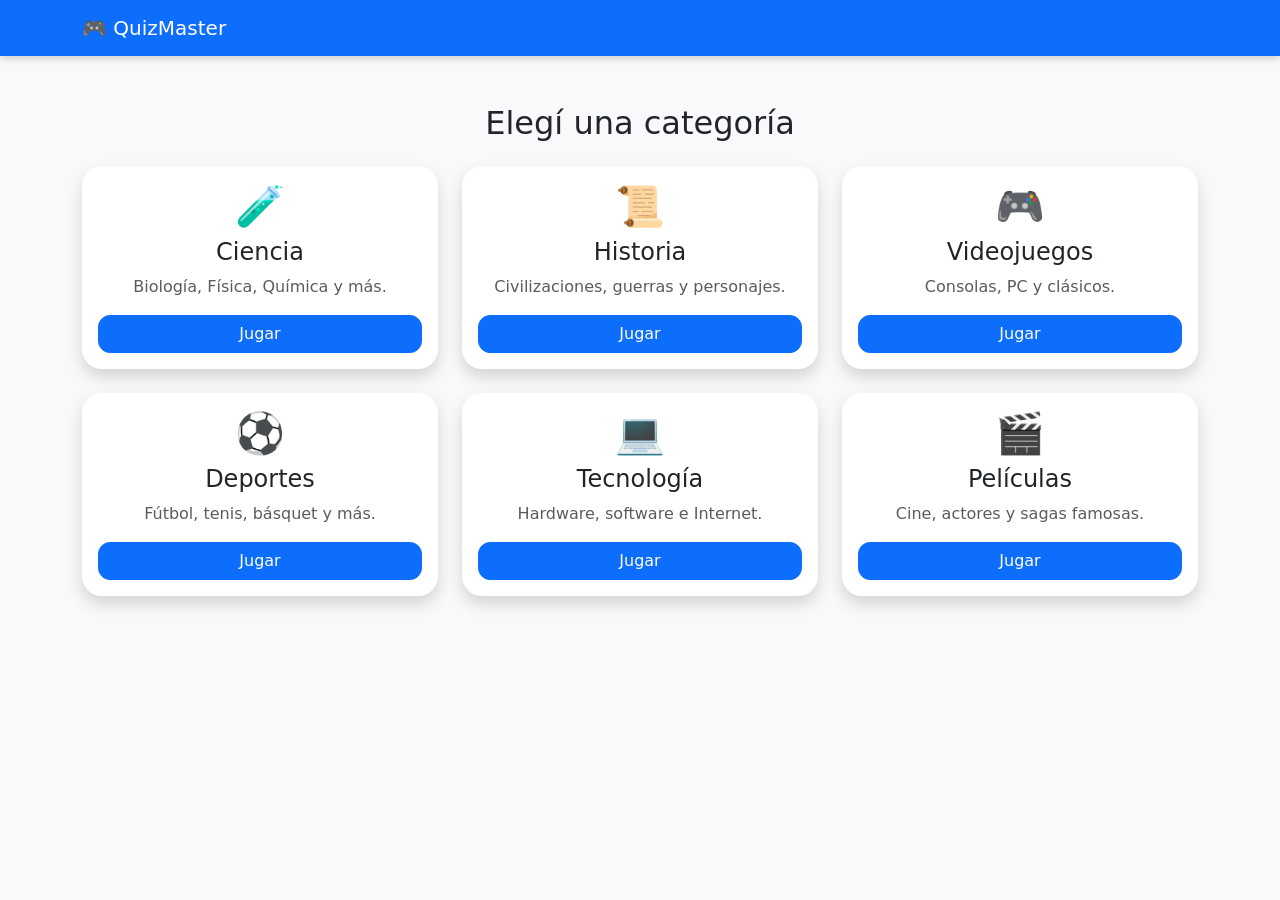
<file: categorias.html>
<!DOCTYPE html>
<html lang="es">

<head>

    <meta charset="UTF-8">
    <meta name="viewport" content="width=device-width, initial-scale=1">

    <title>Seleccionar Categoría</title>

    <link href="https://cdn.jsdelivr.net/npm/bootstrap@5.3.7/dist/css/bootstrap.min.css" rel="stylesheet">
    <link rel="stylesheet" href="css/style.css">

</head>

<body>

<nav class="navbar navbar-dark bg-primary">

    <div class="container">

        <a href="index.html" class="navbar-brand">
            🎮 QuizMaster
        </a>

    </div>

</nav>

<div class="container mt-5">

    <h2 class="text-center mb-4">
        Elegí una categoría
    </h2>

    <div class="row g-4">

        <div class="col-md-4">
            <div class="card shadow h-100 text-center p-3">

                <h1>🧪</h1>

                <h4>Ciencia</h4>

                <p class="text-muted">
                    Biología, Física, Química y más.
                </p>

                <button
                    class="btn btn-primary mt-auto"
                    onclick="seleccionarCategoria('ciencia')">

                    Jugar

                </button>

            </div>
        </div>

        <div class="col-md-4">
            <div class="card shadow h-100 text-center p-3">

                <h1>📜</h1>

                <h4>Historia</h4>

                <p class="text-muted">
                    Civilizaciones, guerras y personajes.
                </p>

                <button
                    class="btn btn-primary mt-auto"
                    onclick="seleccionarCategoria('historia')">

                    Jugar

                </button>

            </div>
        </div>

        <div class="col-md-4">
            <div class="card shadow h-100 text-center p-3">

                <h1>🎮</h1>

                <h4>Videojuegos</h4>

                <p class="text-muted">
                    Consolas, PC y clásicos.
                </p>

                <button
                    class="btn btn-primary mt-auto"
                    onclick="seleccionarCategoria('videojuegos')">

                    Jugar

                </button>

            </div>
        </div>

        <div class="col-md-4">
            <div class="card shadow h-100 text-center p-3">

                <h1>⚽</h1>

                <h4>Deportes</h4>

                <p class="text-muted">
                    Fútbol, tenis, básquet y más.
                </p>

                <button
                    class="btn btn-primary mt-auto"
                    onclick="seleccionarCategoria('deportes')">

                    Jugar

                </button>

            </div>
        </div>

        <div class="col-md-4">
            <div class="card shadow h-100 text-center p-3">

                <h1>💻</h1>

                <h4>Tecnología</h4>

                <p class="text-muted">
                    Hardware, software e Internet.
                </p>

                <button
                    class="btn btn-primary mt-auto"
                    onclick="seleccionarCategoria('tecnologia')">

                    Jugar

                </button>

            </div>
        </div>

        <div class="col-md-4">
            <div class="card shadow h-100 text-center p-3">

                <h1>🎬</h1>

                <h4>Películas</h4>

                <p class="text-muted">
                    Cine, actores y sagas famosas.
                </p>

                <button
                    class="btn btn-primary mt-auto"
                    onclick="seleccionarCategoria('peliculas')">

                    Jugar

                </button>

            </div>
        </div>

    </div>

</div>

<script src="js/app.js"></script>

</body>

</html>
</file>
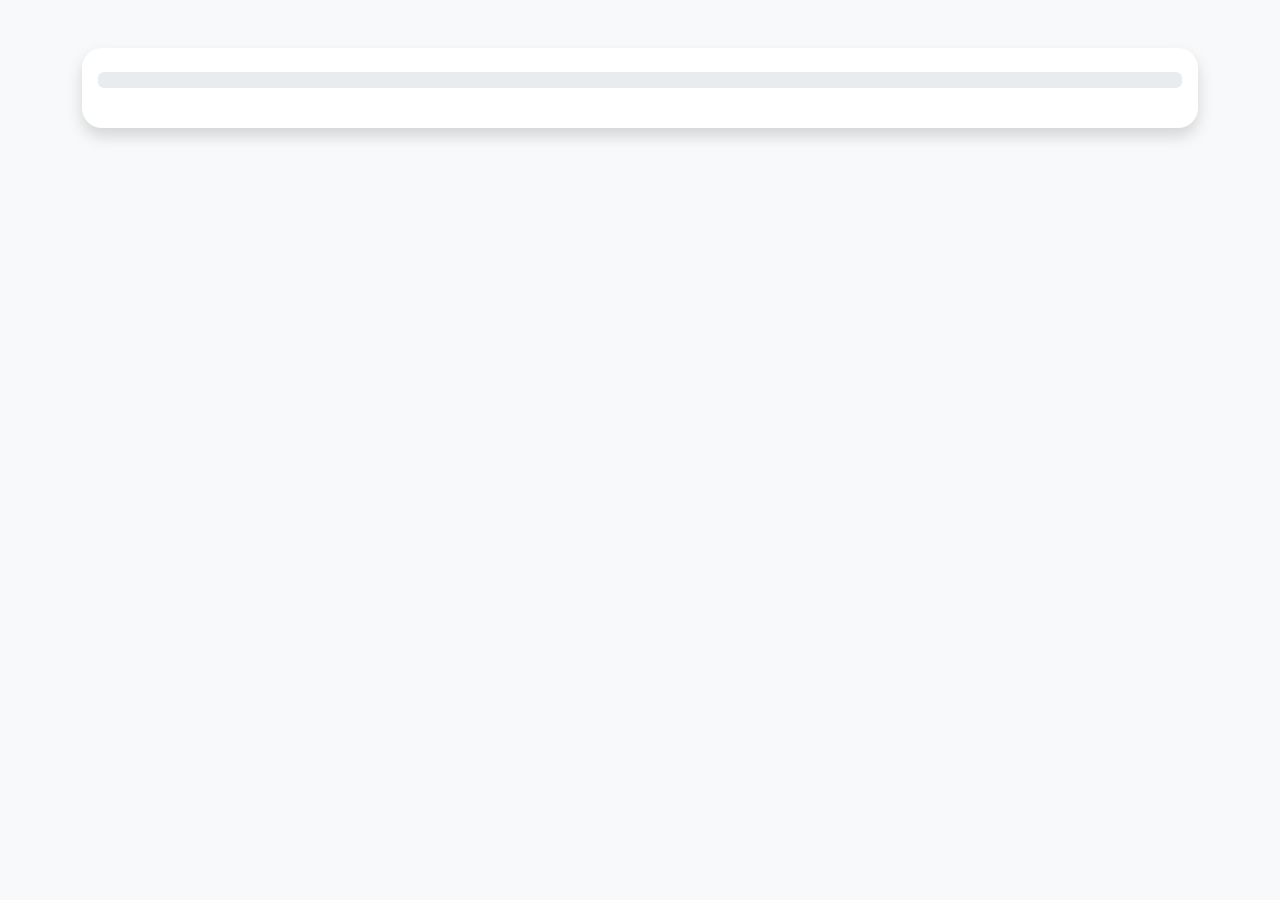
<file: quiz.html>
<!DOCTYPE html>
<html lang="es">

<head>

<meta charset="UTF-8">

<meta name="viewport" content="width=device-width, initial-scale=1">

<title>Quiz</title>

<link href="https://cdn.jsdelivr.net/npm/bootstrap@5.3.7/dist/css/bootstrap.min.css" rel="stylesheet">

<link rel="stylesheet" href="css/style.css">

</head>

<body>

<div class="container mt-5">

    <div class="card shadow">

        <div class="card-body">

            <div class="d-flex justify-content-between">

                <h5 id="progress"></h5>

                <h5 id="timer" class="text-danger"></h5>

            </div>

            <div class="progress mb-4">

                <div
                    id="progressBar"
                    class="progress-bar"
                    style="width:0%">
                </div>

            </div>

            <h3 id="question"></h3>

            <div id="answers" class="mt-4"></div>

        </div>

    </div>

</div>

<script src="js/preguntas.js"></script>
<script src="js/quiz.js"></script>

</body>

</html>
</file>
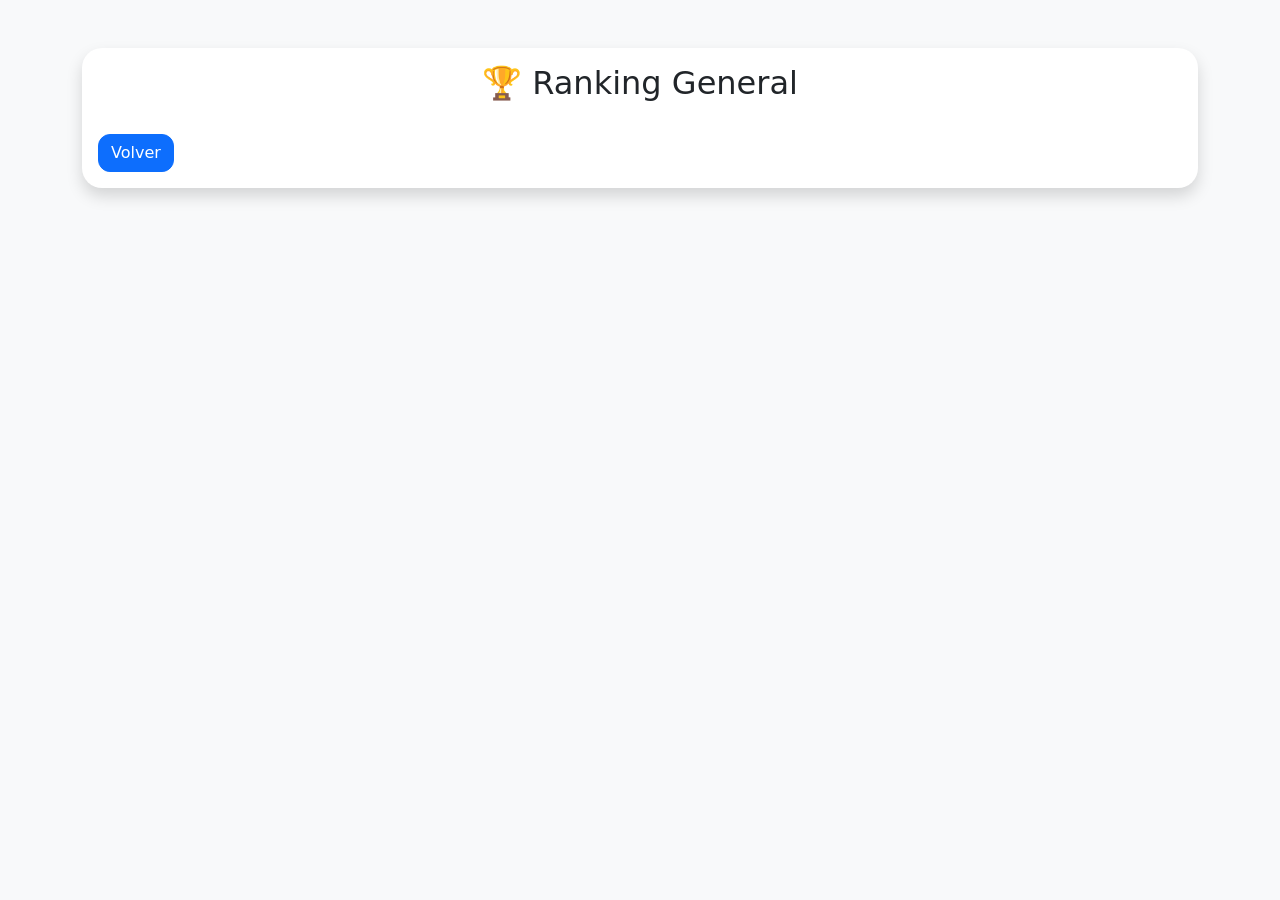
<file: ranking.html>
<!DOCTYPE html>
<html lang="es">

<head>

<meta charset="UTF-8">

<meta name="viewport"
content="width=device-width, initial-scale=1">

<title>Ranking</title>

<link href="https://cdn.jsdelivr.net/npm/bootstrap@5.3.7/dist/css/bootstrap.min.css" rel="stylesheet">

<link rel="stylesheet" href="css/style.css">

</head>

<body>

<div class="container mt-5">

<div class="card shadow">

<div class="card-body">

<h2 class="text-center">

🏆 Ranking General

</h2>

<div id="ranking"></div>

<a
href="index.html"
class="btn btn-primary mt-4">

Volver

</a>

</div>

</div>

</div>

<script src="js/app.js"></script>

</body>

</html>
</file>
<file: css/style.css>
body{

    background-color:#f8f9fa;

}

.card{

    border:none;
    border-radius:20px;

}

.card img{

    margin:auto;

}

.btn{

    border-radius:12px;

}

.navbar{

    box-shadow:0 2px 8px rgba(0,0,0,.2);

}
</file>
